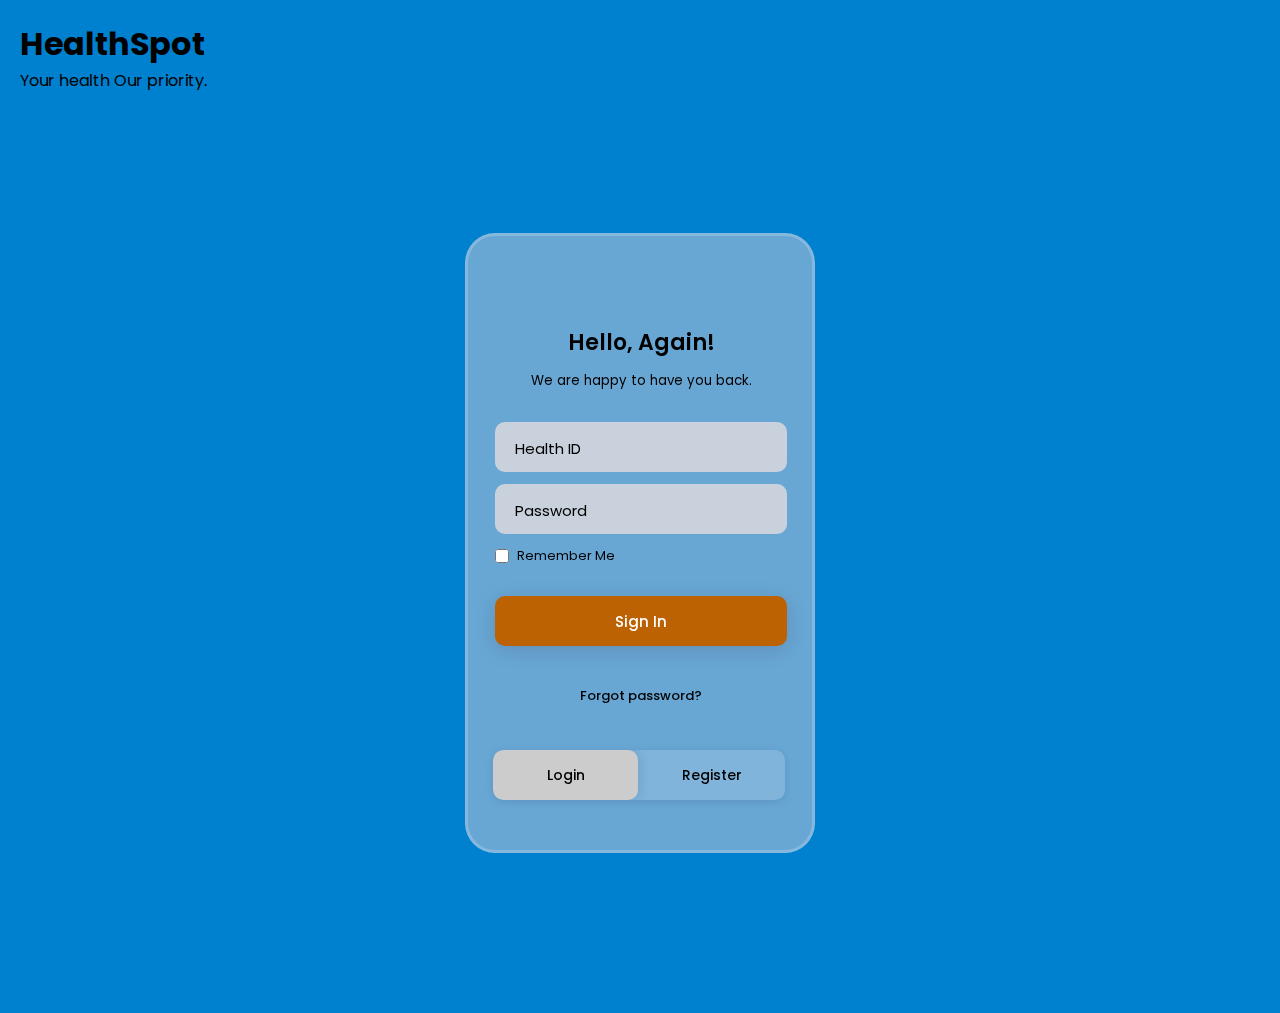
<file: login.html>
<!DOCTYPE html>
<html lang="en">
<head>
    <meta charset="UTF-8">
    <meta http-equiv="X-UA-Compatible" content="IE=edge">
    <meta name="viewport" content="width=device-width, initial-scale=1.0">
    <link rel="stylesheet" href="https://cdnjs.cloudflare.com/ajax/libs/font-awesome/6.4.2/css/all.min.css" integrity="sha512-z3gLpd7yknf1YoNbCzqRKc4qyor8gaKU1qmn+CShxbuBusANI9QpRohGBreCFkKxLhei6S9CQXFEbbKuqLg0DA==" crossorigin="anonymous" referrerpolicy="no-referrer" />
    <link rel="stylesheet" href="/public/login.css">
    <title>Login</title>
</head>
<body>
   <h1>HealthSpot</h1>
   <p>Your health Our priority.</p>
     <div class="container">
        <div class="box">
        <div class="box-login" id="login">
            <div class="top-header">
                <h3>Hello, Again!</h3>
                <small>We are happy to have you back.</small>
            </div>
            <div class="input-group">
                 <div class="input-field">
                    <input type="text" class="input-box" id="logEmail" required>
                    <label for="logEmail">Health ID</label>
                 </div>
                 <div class="input-field">
                    <input type="password" class="input-box" id="logPassword" required>
                    <label for="logPassword">Password</label>
                    <div class="eye-area">
                     <div  class="eye-box" onclick="myLogPassword()">
                      <i class="fa-regular fa-eye" id="eye"></i>
                      <i class="fa-regular fa-eye-slash" id="eye-slash"></i>
                   </div>
                 </div>
                 </div>
                 <div class="remember">
                    <input type="checkbox" id="formCheck" class="check">
                    <label for="formCheck">Remember Me</label>
                 </div>
                 <div class="input-field">
                    <input type="submit" class="input-submit" value="Sign In" required>
                 </div>
                 <div class="forgot">
                    <a href="#">Forgot password?</a>
                 </div>
                
            </div>
         </div>

            <!---------------------------- register --------------------------------------->

          <div class="box-register" id="register">
            <div class="top-header">
                <h3>Don't have Health ID</h3>
                <small>Get your ID here.</small>
            </div>
            <div class="input-group">
                 <div class="input-field">
                    <input type="text" class="input-box" id="regUsername" required>
                    <label for="regUsername">Name</label>
                 </div>
                 <div class="input-field">
                    <input type="text" class="input-box" id="regEmail"  required>
                    <label for="regEmail">Email address</label>
                 </div>
                 <div class="input-field">
                    <input type="password" class="input-box" id="regPassword"  required>
                    <label for="regPassword">Password</label>
                    <div class="eye-area">
                      <div  class="eye-box" onclick="myRegPassword()">
                       <i class="fa-regular fa-eye" id="eye-2"></i>
                       <i class="fa-regular fa-eye-slash" id="eye-slash-2"></i>
                    </div>
                  </div>
                 </div>
                 
                 <div class="remember">
                    <input type="checkbox" id="formCheck2" class="check">
                    <label for="formCheck2">Remember Me</label>
                 </div>
                 <div class="input-field">
                  <button onclick="openNewPageWithDelay()">Generate ID</button>
                 </div>
            </div>
         </div>
         <div class="switch">
            <a href="#" class="login active" onclick="login()">Login</a>
            <a href="#" class="register" onclick="register()">Register</a>
            <div class="btn-active" id="btn"></div>
         </div>

         
         
        </div>

        
        
     </div>
     <script>
        var x = document.getElementById('login');
        var y = document.getElementById('register');
        var z = document.getElementById('btn');

        function login(){
            x.style.left = "27px";
            y.style.right = "-350px";
            z.style.left = "0px";
        }
        function register(){
            x.style.left = "-350px";
            y.style.right = "25px";
            z.style.left = "150px";
        }


   // View Password codes

         
      
        function myLogPassword(){

         var a = document.getElementById("logPassword");
         var b = document.getElementById("eye");
         var c = document.getElementById("eye-slash");

         if(a.type === "password"){
            a.type = "text";
            b.style.opacity = "0";
            c.style.opacity = "1";
         }else{
            a.type = "password";
            b.style.opacity = "1";
            c.style.opacity = "0";
         }

        }

        function myRegPassword(){
    
         var d = document.getElementById("regPassword");
         var b = document.getElementById("eye-2");
         var c = document.getElementById("eye-slash-2");
 
         if(d.type === "password"){
            d.type = "text";
            b.style.opacity = "0";
            c.style.opacity = "1";
         }else{
            d.type = "password";
            b.style.opacity = "1";
            c.style.opacity = "0";
         }

        }
     </script>

 <script src="/public/login.js"></script>
</body>
</html>
</file>
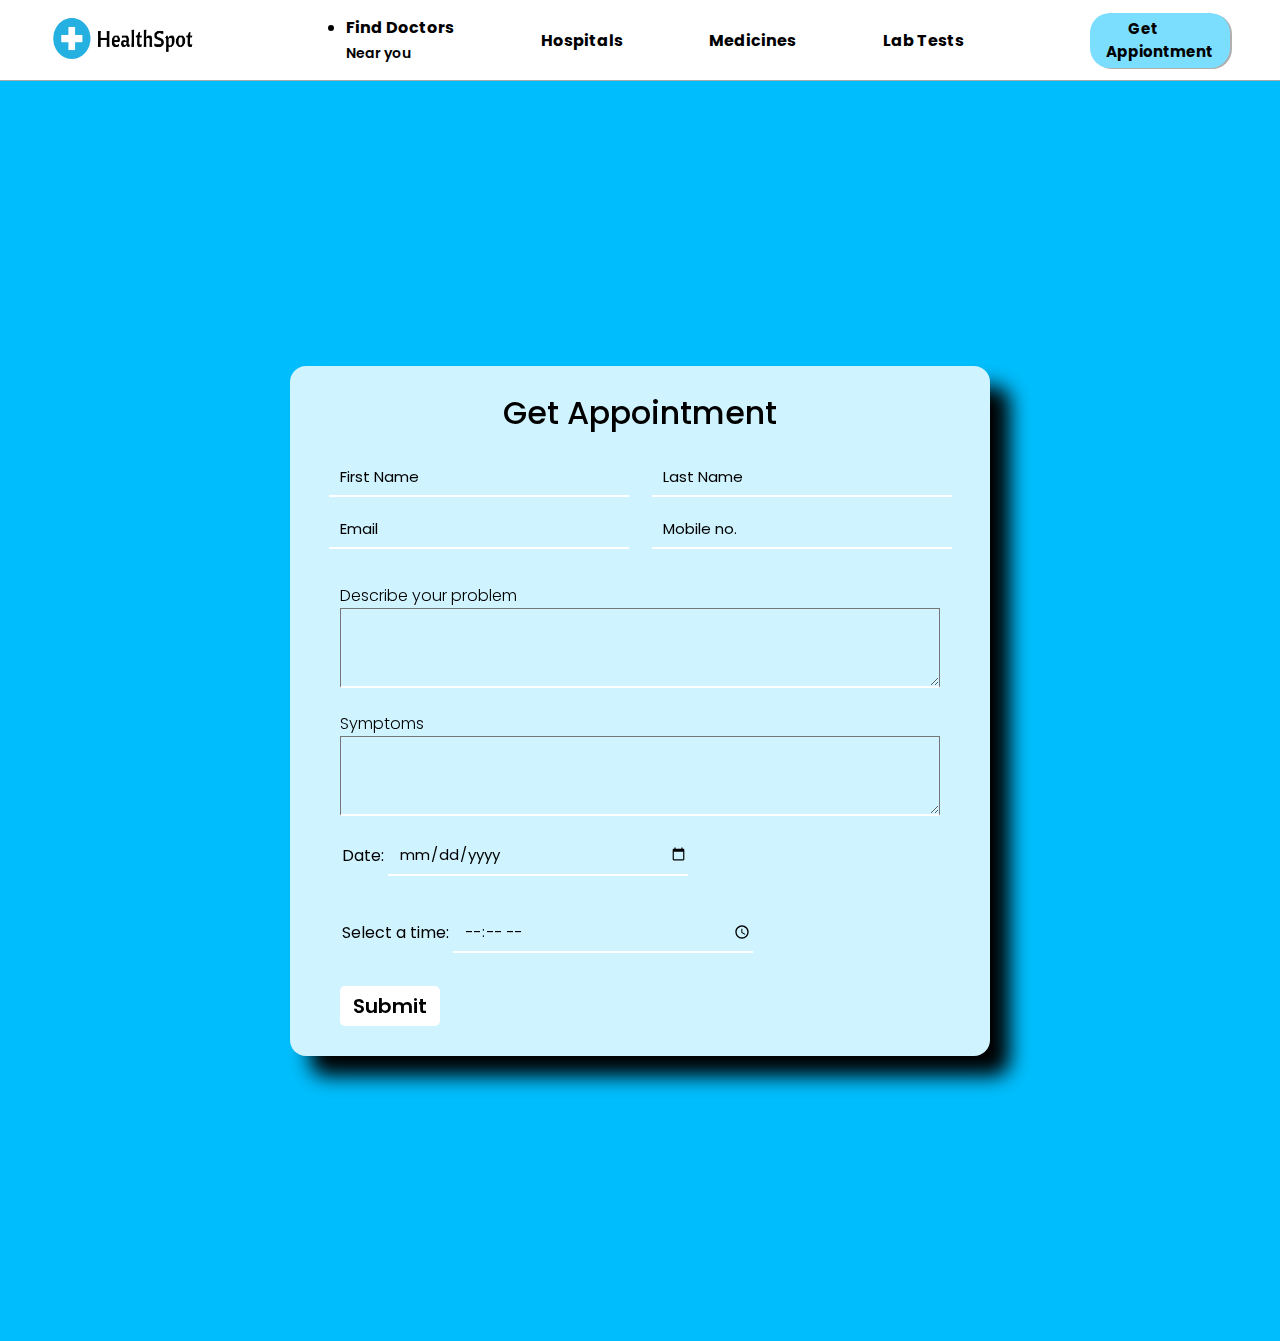
<file: public/get.html>
<!DOCTYPE html>
<html lang="en">
<head>
    <meta charset="UTF-8">
    <meta name="viewport" content="width=device-width, initial-scale=1.0">
    <link rel="stylesheet" href="get.css">
    <title>Get Appointemnt</title>
</head>
<body>
                     <!--This is header part-->
  
                     <div class="header">
                        <div class="logo">
                            <a> <img src="/src/logo.png"></a>
        </div>

        <div class="doctor"> 
            <a href="/public/doctor.html" ><ul><li>Find Doctors</li></ul></u></a>
            <a id="hn">Near you</a>
        </div>

        <a href="/public/medicines.html" >Hospitals</a>
        <a href="/public/medicines.html" >Medicines</a>
        <a href="/public/lab.html" >Lab Tests</a>

        <div class="get"> <a href="/public/get.html" ><p id="st">Get</p>
            <p>Appiontment</p></a>
                        </div>
                    </div>
            
                    <div class="line">
                    </div>
                    <div class="container">
                        <form>
                            <h1>Get Appointment</h1>
                            <input type="text" id="firstName" placeholder="First Name" required>
                            <input type="text" id="lastName" placeholder="Last Name">
                            <input type="email" id="email" placeholder="Email" required>
                            <input type="text" id="mobile" placeholder="Mobile no." required>
                            <h4>Describe your problem</h4>
                            <textarea required></textarea>
                            <h4>Symptoms</h4>
                            <textarea required></textarea>
                        <div class="in">   
                            <label for="date">Date:</label> 
                            <input type="date" id="date" name="Date">
                            <br>
                            <br>
                            <label for="appt">Select a time:</label>
                            <input type="time" id="appt" name="appt">
                        </div>
                            <input type="submit" value="Submit" id="button">
                        </form>
                    </div>

    
                


</html>
</file>
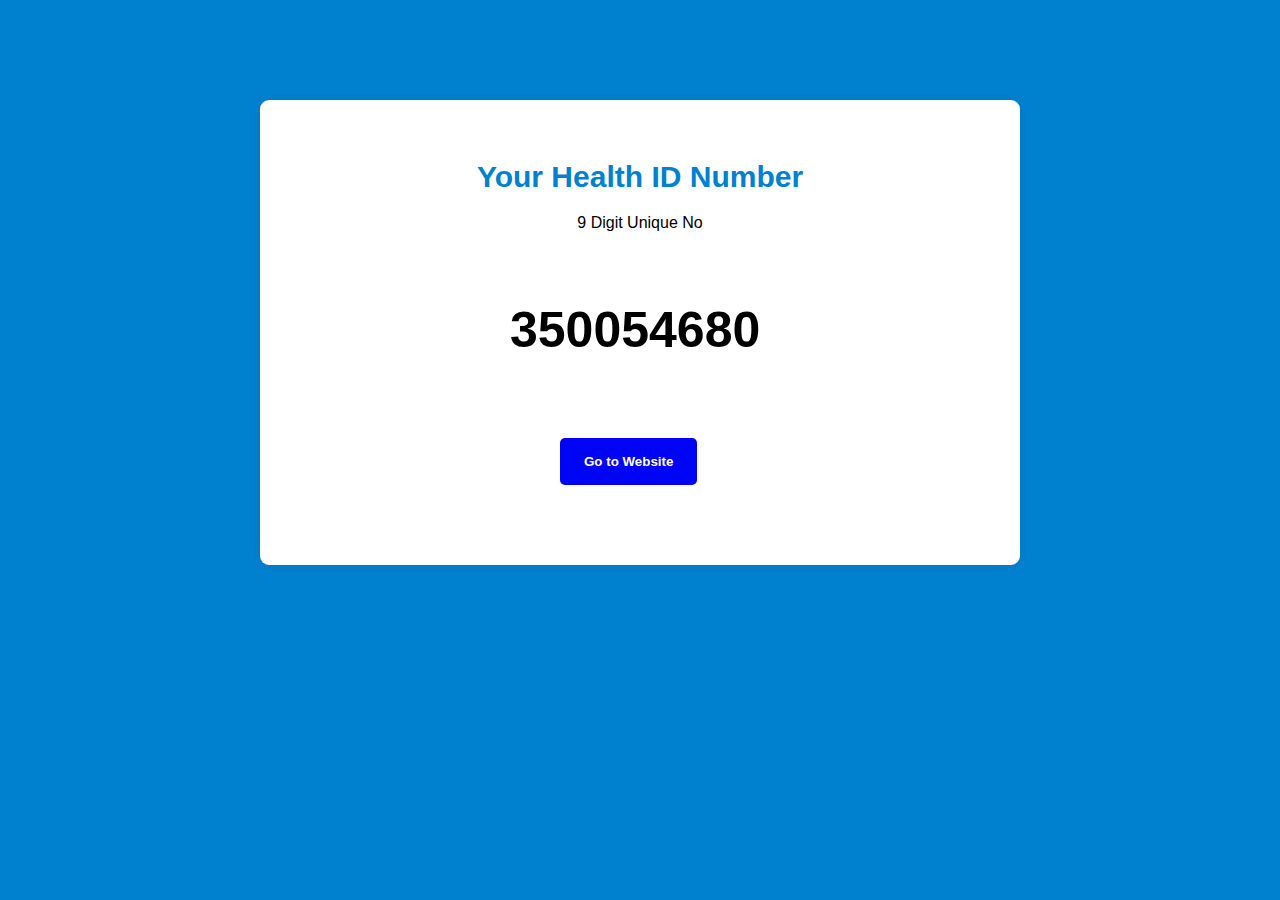
<file: public/hid.html>
<!DOCTYPE html>
<html lang="en">
<head>
    <meta charset="UTF-8">
    <meta name="viewport" content="width=device-width, initial-scale=1.0">
    <title>Health ID Number Generator</title>
    <link rel="stylesheet" href="hid.css">
</head>
<body>
    <div class="container">
        <h1>Your Health ID Number</h1>
        <p>9 Digit Unique No</p>
        <div class="id-container">
            <input type="text" id="health-id" readonly>
           
        </div>
        <button onclick="openNewPage()">Go to Website</button>

    </div>
    <script src="hid.js"></script>
</body>
</html>
</file>
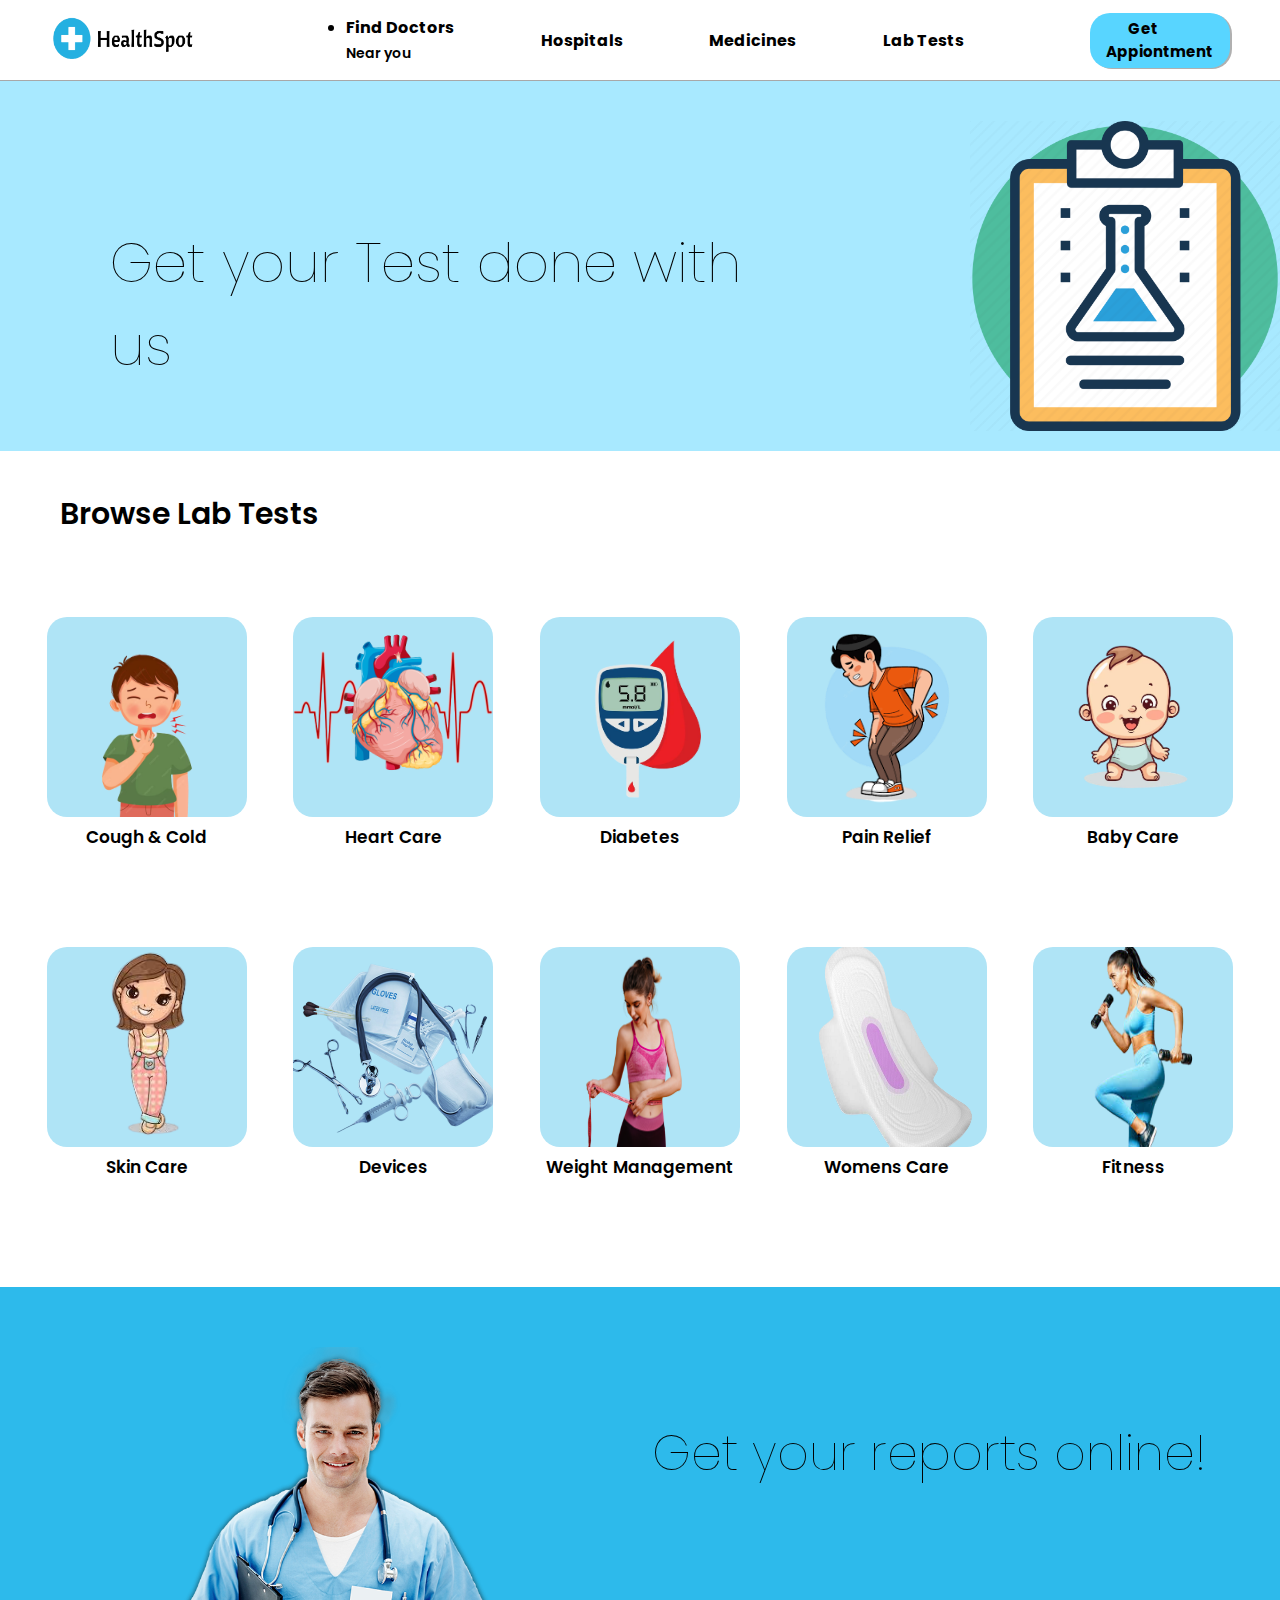
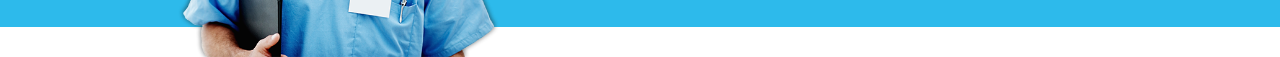
<file: public/lab.html>
<!DOCTYPE html>
<html lang="en">
<head>
    <meta charset="UTF-8">
    <meta name="viewport" content="width=device-width, initial-scale=1.0">
    <link rel="stylesheet" href="lab.css">
    <title>Medicines</title>
</head>
<body>

                 <!--This is header part-->
  
        <div class="header">
            <div class="logo">
                <a href="/public/index.html"> <img src="/src/logo.png"></a>
            </div>
    
            <div class="doctor"> 
                <a 
                href="/public/doctor.html" ><ul><li>Find Doctors</li></ul></u></a>
                <a id="hn">Near you</a>
            </div>
    
            <a href="file:///C:/Users/Armaan/OneDrive/Desktop/HealthSpot/Hospital/hospital.html" target="_blank">Hospitals</a>
            <a href="/public/medicines.html">Medicines</a>
            <a href="file:///C:/Users/Armaan/OneDrive/Desktop/Lab/lab.html" target="_blank">Lab Tests</a>
    
            <div class="get"> <a href="file:///C:/Users/Armaan/OneDrive/Desktop/HealthSpot/Get%20Apppointment/get.html" target="_blank"><p id="st">Get</p>
                <p>Appiontment</p></a>
            </div>
        </div>

        <div class="line">
        </div>

            
                       <!--This is 1st Banner-->

            <div class="banner">
                
                <p>Get your Test done with us</p>
                <img src="/src/62-512.webp">
            </div>

                       <!-- Browse Medicines-->

        <div class="browse">
            <p id="h">Browse Lab Tests</p>

            <div class="carts">

                <div class="cart"><a>
                    <img src="/src/little-boy-suffering-from-sore-throat-touching-his-painful-neck-as-symptoms-flu-allergy_535862-125-removebg-preview.png">
                    <p>Cough & Cold</p>
                </a></div>
                <div class="cart"><a>
                    <img src="/src/27286645_jglw_bke0_220113-removebg-preview.png">
                    <p>Heart Care</p>
                </a></div>
                <div class="cart"><a>
                    <img src="/src/beautiful-diabetic-icon-glucometer-cartoon-sign-blood-glucose-meter-pictogram-medical-editable-illustration-isolated-on-white-background-vector-removebg-preview.png">
                    <p>Diabetes</p>
                </a></div>
                <div class="cart"><a>
                    <img src="/src/download__1_-removebg-preview (1).png">
                    <p>Pain Relief</p>
                </a></div>
                <div class="cart"><a>
                    <img src="/src/cute-baby-boy-cartoon-vector-illustration_921448-1208-removebg-preview.png">
                    <p>Baby Care</p>
                </a></div>
            </div>

            <div class="carts">

                <div class="cart"><a>
                    <img src="/src/download__6_-removebg-preview.png">
                    <p>Skin Care</p>
                </a></div>
                <div class="cart"><a>
                    <img src="/src/Medical-Devices-Industry-2-removebg-preview.png">
                    <p>Devices</p>
                </a></div>
                <div class="cart"><a>
                    <img src="/src/charming-young-woman-taking-measurements-her-body-removebg-preview.png">
                    <p>Weight Management</p>
                </a></div>
                <div class="cart"><a>
                    <img src="/src/cotton-sanitary-pads-removebg-preview.png">
                    <p>Womens Care</p>
                </a></div>
                <div class="cart"><a>
                    <img src="/src/images__4_-removebg-preview.png">
                    <p>Fitness</p>
                </a></div>
            </div>

            <div class="banner2">
                <img src="/src/Doctor.png">
                <p>Get your reports online!</p>
            </div>
            


        </div>

</body>
</html>
</file>
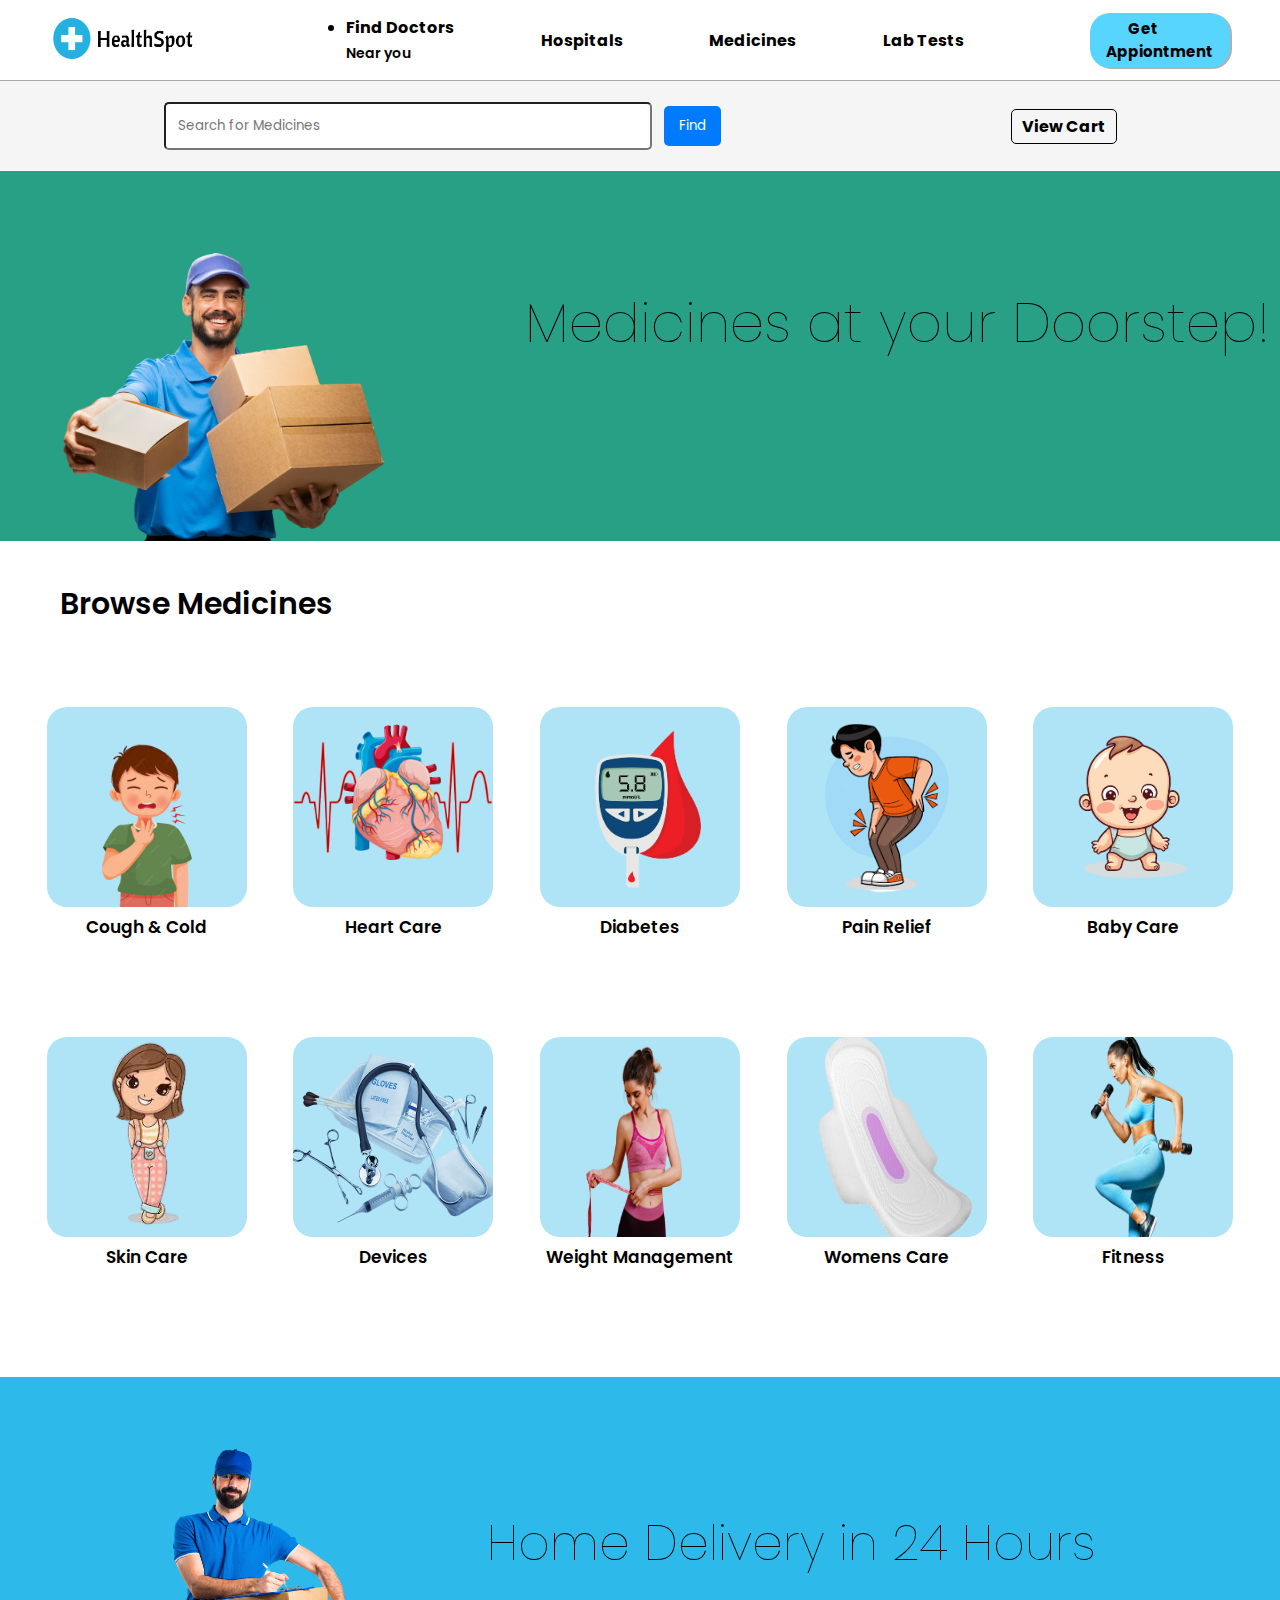
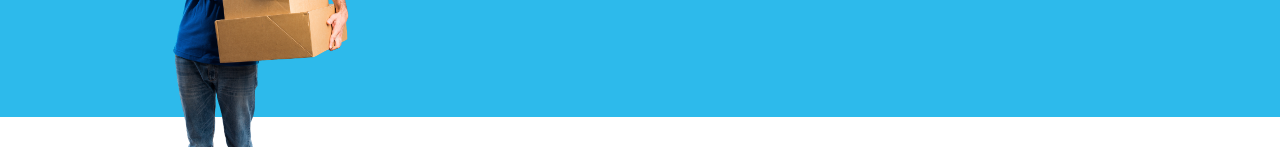
<file: public/medicines.html>
<!DOCTYPE html>
<html lang="en">
<head>
    <meta charset="UTF-8">
    <meta name="viewport" content="width=device-width, initial-scale=1.0">
    <link rel="stylesheet" href="medicines.css">
    <title>Medicines</title>
</head>
<body>

                 <!--This is header part-->
  
        <div class="header">
            <div class="logo">
                <a href="/public/index.html"> <img src="/src/logo.png"></a>
            </div>
    
            <div class="doctor"> 
                <a 
                href="/public/doctor.html" ><ul><li>Find Doctors</li></ul></u></a>
                <a id="hn">Near you</a>
            </div>
    
            <a href="file:///C:/Users/Armaan/OneDrive/Desktop/HealthSpot/Hospital/hospital.html" target="_blank">Hospitals</a>
            <a href="/public/medicines.html">Medicines</a>
            <a href="file:///C:/Users/Armaan/OneDrive/Desktop/Lab/lab.html" target="_blank">Lab Tests</a>
    
            <div class="get"> <a href="file:///C:/Users/Armaan/OneDrive/Desktop/HealthSpot/Get%20Apppointment/get.html" target="_blank"><p id="st">Get</p>
                <p>Appiontment</p></a>
            </div>
        </div>

        <div class="line">
        </div>
                               <!--This is Search Box-->

        <div class="search">
            <div class="search-box">
                <input type="text" placeholder="Search for Medicines">
                <button class="search-button">Find</button>
            </div>
            <div class="view-cart">
                <a href="#" class="cart-link">View Cart</a>
            </div>
            
        </div>

            
                       <!--This is 1st Banner-->

            <div class="banner">
                <img src="/src/portrait-delivery-man-handing-out-parcel-removebg-preview.png">
                <p>Medicines at your Doorstep!</p>
            </div>

                       <!-- Browse Medicines-->

        <div class="browse">
            <p id="h">Browse Medicines</p>

            <div class="carts">

                <div class="cart"><a>
                    <img src="/src/little-boy-suffering-from-sore-throat-touching-his-painful-neck-as-symptoms-flu-allergy_535862-125-removebg-preview.png">
                    <p>Cough & Cold</p>
                </a></div>
                <div class="cart"><a>
                    <img src="/src/27286645_jglw_bke0_220113-removebg-preview.png">
                    <p>Heart Care</p>
                </a></div>
                <div class="cart"><a>
                    <img src="/src/beautiful-diabetic-icon-glucometer-cartoon-sign-blood-glucose-meter-pictogram-medical-editable-illustration-isolated-on-white-background-vector-removebg-preview.png">
                    <p>Diabetes</p>
                </a></div>
                <div class="cart"><a>
                    <img src="/src/download__1_-removebg-preview (1).png">
                    <p>Pain Relief</p>
                </a></div>
                <div class="cart"><a>
                    <img src="/src/cute-baby-boy-cartoon-vector-illustration_921448-1208-removebg-preview.png">
                    <p>Baby Care</p>
                </a></div>
            </div>

            <div class="carts">

                <div class="cart"><a>
                    <img src="/src/download__6_-removebg-preview.png">
                    <p>Skin Care</p>
                </a></div>
                <div class="cart"><a>
                    <img src="/src/Medical-Devices-Industry-2-removebg-preview.png">
                    <p>Devices</p>
                </a></div>
                <div class="cart"><a>
                    <img src="/src/charming-young-woman-taking-measurements-her-body-removebg-preview.png">
                    <p>Weight Management</p>
                </a></div>
                <div class="cart"><a>
                    <img src="/src/cotton-sanitary-pads-removebg-preview.png">
                    <p>Womens Care</p>
                </a></div>
                <div class="cart"><a>
                    <img src="/src/images__4_-removebg-preview.png">
                    <p>Fitness</p>
                </a></div>
            </div>

            <div class="banner2">
                <img src="/src/business-man-boy-male-background-removebg-preview.png">
                <p>Home Delivery in 24 Hours</p>
            </div>
            


        </div>

</body>
</html>
</file>
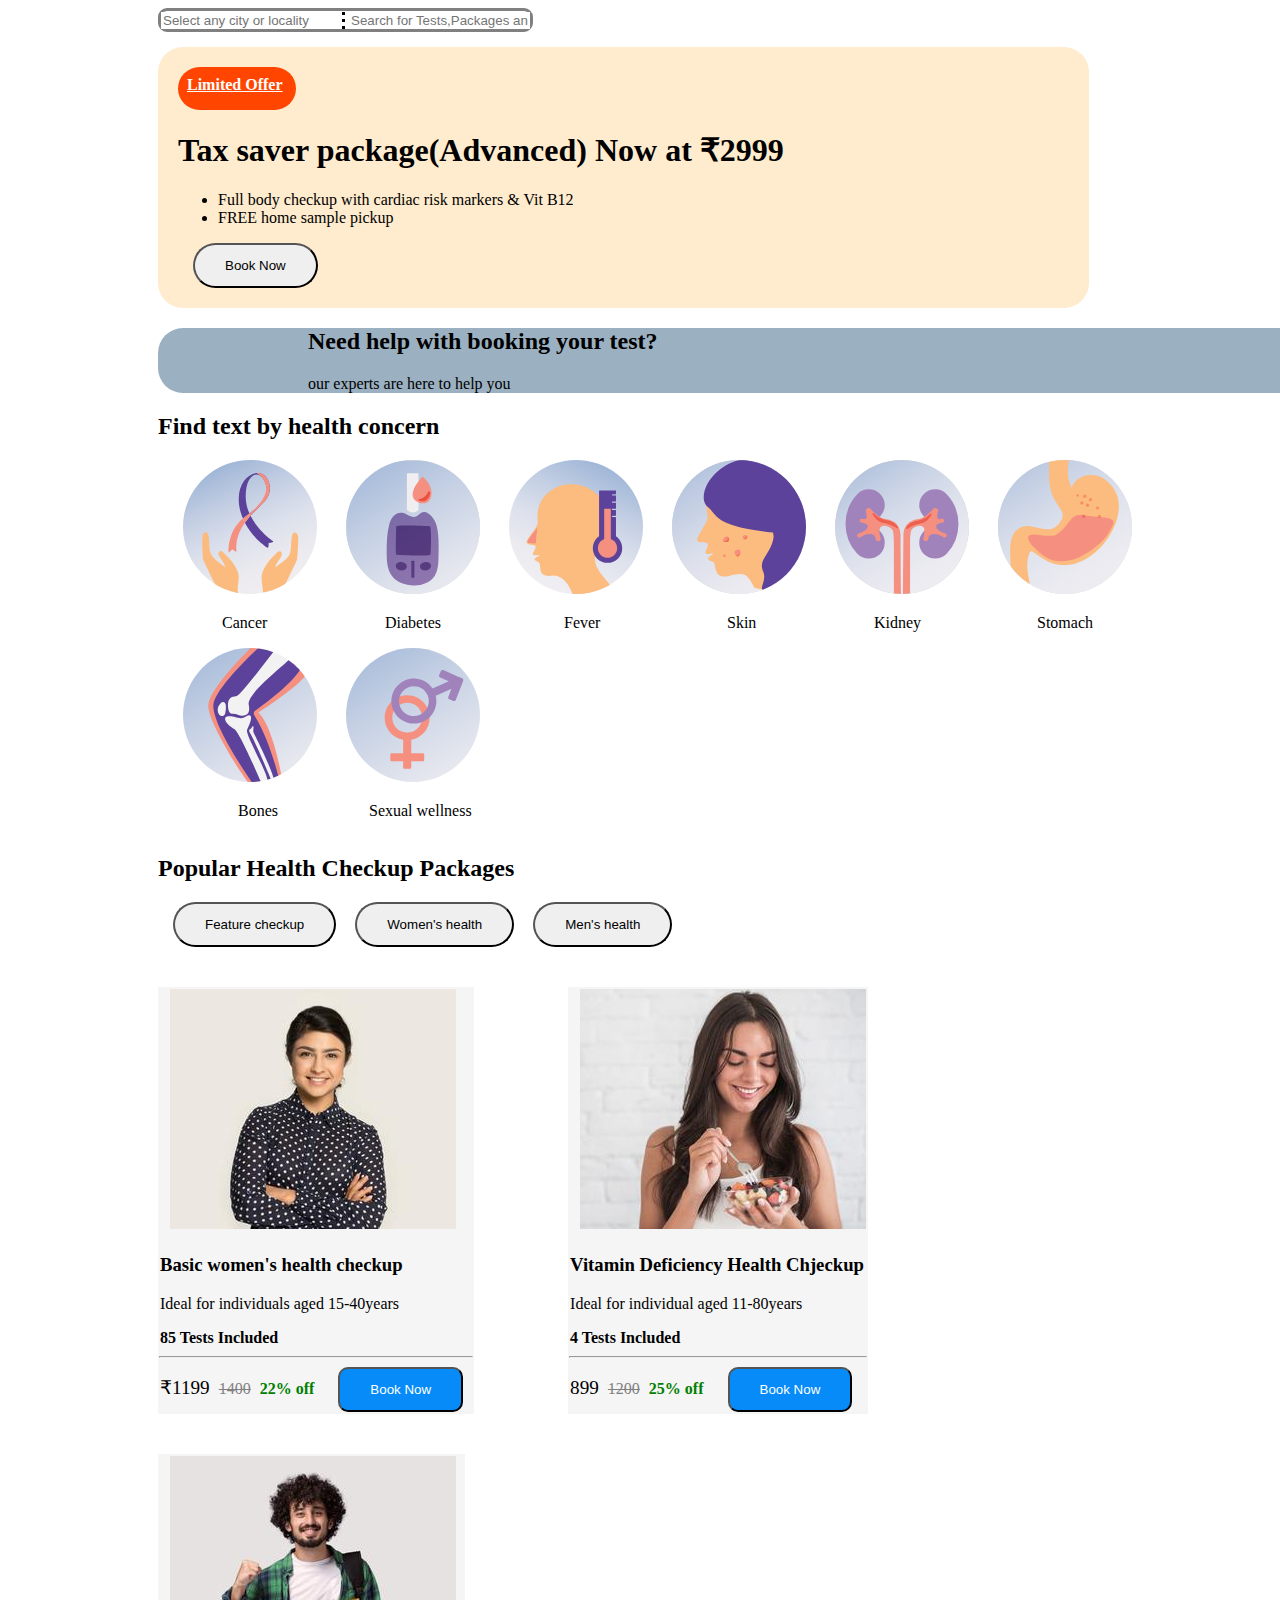
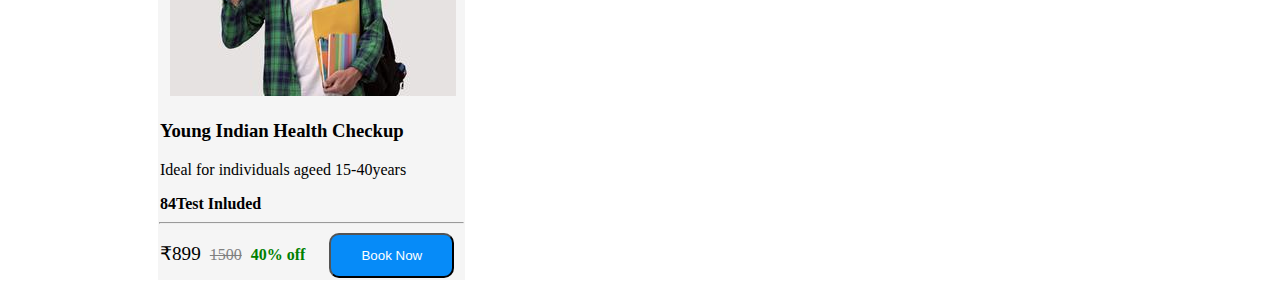
<file: public/p.html>
<!DOCTYPE html>
<html lang="en">
<head>
    <meta charset="UTF-8">
    <meta name="viewport" content="width=device-width, initial-scale=1.0">
    <title>Lab test </title>
    <link rel="stylesheet" href="/public/p.css">
</head>
<body>
<main>
    <div class="red">
     <input type="text" placeholder="Select any city or locality" class="top" id="topleft">

     <input type="text" id = "search" placeholder="Search for Tests,Packages and Profiles" class="top" >
    </div>
    <div class="main">
    <div class="container">
        <div id="inner">Limited Offer</div>
        <h1> Tax saver package(Advanced) Now at ₹2999</h1>
        <ul>
            <li>Full body checkup with cardiac risk markers & Vit B12</li>
            <li>FREE home sample pickup</li>
        </ul>
        <button id =" button">Book Now</button>
        
    </div>
    <!-- <div class="image">
        <img id ="img" src="health.jpg" alt="">
    </div> -->
</div>
    
    <div id="expert">
        <h2>Need help with booking your test?</h2>
        <p>our experts are here to help you</p>
        
    </div>
    <div class="photo">
        <h2>Find text by health concern</h2>
       <div class="tag"><img src="/src/Cancer.svg" class="main"><p>&emsp;&emsp;&emsp;&emsp;Cancer</p></div> 
       <div class="tag"><img src="/src/Diabetes.svg" alt="" class="main"><p>&emsp;&emsp;&emsp;&emsp;Diabetes</p></div> 
       <div class="tag"><img src="/src/Fever.svg" alt="" class="main"><p>&emsp;&emsp;&emsp;&emsp;&emsp;Fever</p></div> 
       <div class="tag"><img src="/src/Skin.svg" alt="" class="main"><p>&emsp;&emsp;&emsp;&emsp;&emsp;Skin</p></div> 
       <div class="tag"> <img src="/src/Kidney.svg" alt="" class="main"><p>&emsp;&emsp;&emsp;&emsp;Kidney</p></div>
       <div class="tag"> <img src="/src/Stomach.svg" alt="" class="main"><p>&emsp;&emsp;&emsp;&emsp;Stomach</p></div>
       <div class="tag"><img src="/src/Bones.svg" alt="" class="main"><p>&emsp;&emsp;&emsp;&emsp;&emsp;Bones</p></div> 
       <div class="tag"><img src="/src/Sexual_wellness.svg" alt="" class="main"><p>&emsp;&emsp;&emsp;Sexual wellness</p></div> 
    </div>  
    <div>
        <h2>Popular Health Checkup Packages
        </h2>
        <button>Feature checkup</button>
        <button>Women's health</button>
        <button>Men's health</button>
    </div>
    <section>
        <div class="align">
            <div ><img src="/src/div1.jpeg" alt="" class="center"></div>
            <div><h3>Basic women's health checkup</h3>
            <p>Ideal for individuals aged 15-40years</p><b>85 Tests Included</b></div>
            <hr>
            <div><p id="price">₹1199</p><p id="real">1400</p><p id="off">22% off</p><button id="book">Book Now</button></div>
        </div>
        <div class="align">
            <div><img src="/src/div2.jpeg" alt="" class="center"></div>
            <div><h3>Vitamin Deficiency Health Chjeckup</h3>
            <p>Ideal for individual aged 11-80years</p><b>4 Tests Included</b></div><hr>
            <div><p id="price">899</p><p id="real">1200</p><p id="off">25% off</p><button id="book">Book Now</button></div>
        </div>
        <div class="align">
            <div><img src="/src/div3.jpeg" alt="" class="center"></div>
            <div><h3>Young Indian Health Checkup</h3>
            <p>Ideal for individuals ageed 15-40years</p><b>84Test Inluded</b></div><hr>
            <div><p id="price">₹899</p><p id="real">1500</p><p id="off">40% off</p><button id="book">Book Now</button></div>
        </div>
    </section>
</main>
</body>
</html>
</file>
<file: public/login.css>
/* POPPINS FONT */
@import url('https://fonts.googleapis.com/css2?family=Poppins:wght@400;500;600;700&display=swap');

*{
    margin: 0;
    padding: 0;
    box-sizing: border-box;
    font-family: 'poppins',sans-serif;
}
body{
    /* background: linear-gradient(#b8abea,#907cd4,#6c4be2); */
    background-color: #0081CF;
    background-position: center;
    background-repeat: no-repeat;
    background-size: cover;
    background-attachment: fixed;
    padding: 20px;
}
.container{
    display: flex;
    justify-content: center;
    align-items: center;
    min-height: 100vh;
}

.conta {
    min-height: 178px;
    width: 190px;
    padding-right: 200px;
}

.conta img {
    min-height: 170px;
    width: 190px;
}
.box{
    display: flex;
    flex-direction: row;
    position: relative;
    padding: 60px 20px 30px 20px;
    height: 620px;
    width: 350px;
    border-radius: 30px;
    background-color: rgba(255, 220, 220, 0.406);
    -webkit-backdrop-filter: blur(15px);
    backdrop-filter: blur(15px);
    border: 3px solid rgba(255, 255, 255, 0.2);
    overflow: hidden;
}
.box-login{
    position: absolute;
    width: 85%;
    left: 27px;
    transition: .5s ease-in-out;
}
.box-register{
    position: absolute;
    width: 85%;
    right: -350px;
    transition: .5s ease-in-out;
}
.top-header{
    text-align: center;
    margin: 30px 0;
}
.top-header h3{
    font-size: 22px;
    font-weight: 600;
    margin-bottom: 8px;
}
.input-group{
     width: 100%;
    
}
.input-field{
    margin: 12px 0;
    position: relative;
}

.input-box{
    width: 100%;
    height: 50px;
    font-size: 15px;
    color: #040404;
    border: none;
    border-radius: 10px;
    padding: 7px 45px 0 20px;
    background: rgba(224, 223, 223, 0.6);
    backdrop-filter: blur(2px);
    outline: none;
}
.input-field label{
    position: absolute;
    left: 20px;
    top: 15px;
    font-size: 15px;
    transition: .3s ease-in-out;
}
.input-box:focus ~ label,.input-box:valid ~ label{
    top: 2px;
    font-size: 10px;
    color: #c12828;
    font-weight: 500;
}
.remember{
    display: flex;
    font-size: 13px;
    margin: 12px 0 30px 0;
    color: #000000;
}
.check{
    margin-right: 8px;
    width: 14px;
}
.input-submit{
    width: 100%;
    height: 50px;
    font-size: 15px;
    font-weight: 500;
    border: none;
    border-radius: 10px;
    background: #bc6202;
    color: #fff;
    box-shadow: 0px 4px 20px rgba(62, 9, 9, 0.144);
    cursor: pointer;
    transition: .4s;
}
.input-submit:hover{
    background:  #db3e00;
    box-shadow: 0px 4px 20px rgba(62, 9, 9, 0.32);
}
.forgot{
    text-align: center;
    font-size: 13px;
    font-weight: 500;
    margin-top: 40px;
}
.forgot a{
    text-decoration: none;
    color: #000;
}
.switch{
    display: flex;
    position: absolute;
    bottom: 50px;
    left: 25px;
    width: 85%;
    height: 50px;
    background: rgba(255, 255, 255, 0.16);
    backdrop-filter: 10px;
    border-radius: 10px;
    box-shadow: 0px 2px 10px rgba(0, 0, 0, 0.1);
    overflow: hidden;
}
.switch a{
    display: flex;
    justify-content: center;
    align-items: center;
    font-size: 14px;
    font-weight: 500;
    color: #000;
    text-decoration: none;
    width: 50%;
    height: 50px;
    border-radius: 10px;
    z-index: 10;
}
#btn{
    position: absolute;
    bottom: 0px;   
    left: 0px;
    width: 145px;
    height: 50px;
    background: #cccccd;
    border-radius: 10px;
    box-shadow: 2px 0px 12px rgba(0, 0, 0, 0.1);
    transition: .5s ease-in-out;
}
.eye-area{
    position: absolute;
    top: 25px;
    right: 25px;
}
.eye-box{
    display: flex;
    align-items: center;
    justify-content: center;
    position: relative;
    
}
i{
    position: absolute;
    color: #444444;
    cursor: pointer;
}
#eye,#eye-2{
    opacity: 1;
}
#eye-slash,#eye-slash-2{
    opacity: 0;}
@media only screen and (max-width: 576px){
    .box{
        margin: 0 5px;
    }
    #btn{
        position: absolute;
        width: 153px;
    }
}

button {
    padding: 15px;
    padding-left: 50px;
    padding-right: 50px;
    margin-left: 50px;
    border-radius: 5px;
    background-color: #bc6202;
    color: white;
}
</file>
<file: public/get.css>
@import url('https://fonts.googleapis.com/css2?family=Poppins&display=swap');

*{
    margin: 0;
    padding: 0;
    font-family: 'Poppins', sans-serif;
}
                       /* This is header part*/
.header{
    height: 80px;
    background-color: white;
}

.line {
    height: 1px;
    background-color: rgb(168, 168, 168);
}

a {
    color: rgb(0, 0, 0);
    text-decoration: none;
}
.header{
    display: flex;
    align-items: center;
    justify-content: space-between;
    font-weight: 650;
    font-size: 16px;
}


.logo img{
    height: 85px;
    width: 260px;
}

.doctor #hn {
    font-size: 14px;
    font-weight: 550;
}


.get {
    margin-right: 50px;
    margin-left: 40px;
    display: flex;
    flex-direction: column;
    justify-content: center;
    align-items: center;
    height: 55px;
    width: 140px;
    background-color: #7bdeff;
    border-radius: 20px;
    box-shadow: 2px 1px rgb(176, 176, 176);
}

.get:hover {
    margin-right: 50px;
    margin-left: 40px;
    display: flex;
    flex-direction: column;
    justify-content: center;
    align-items: center;
    height: 55px;
    width: 140px;
    background-color: #00befd;
    border-radius: 20px;
    box-shadow: 2px 1px rgb(176, 176, 176);
}

.get p {
    font-size: 15px;
}

.get #st {
    align-self: flex-start;
    padding-left:22px;
}


@import url('https://fonts.googleapis.com/css2?family=Indie+Flower&family=Lobster&family=Roboto:wght@300;400&display=swap');

*{
    margin: 0;
    padding: 0;
    box-sizing: border-box;
    font-family: 'Poppins', sans-serif;
}

.container{
    min-height: 140vh;
    background-color: #00befd;
    display: flex;
    justify-content: center;
    align-items: center;
    /* background-image: url(images/back.jpg) ; */
}
.container form{
    width: 700px;
    height: 690px;
    display: flex;
    justify-content: center;
    box-shadow: 20px 20px 20px black;
    border-radius:  16px;
    background-color: #cff3ff;
    backdrop-filter: blur(10px);
    flex-wrap: wrap;
}

.container form h1{
    padding-bottom: 20px;
    color: rgb(0, 0, 0);
    font-weight: 500;
    margin-top: 23px;
    width: 505px;
    text-align: center;
}

.container form input{
    width: 300px;
    height: 40px;
    padding-left: 11px;
    outline: none;
    border: none;
    font-size: 15px;
    margin-bottom: 12px;
    background: none;
    border-bottom: 2px solid #fff;
}

.container form input::placeholder{
    color: #000000;
}
.container form #lastName,
.container form #mobile{
    margin-left: 23px;
}

.container form h4{
    color: #000000;
    font-weight: 300;
    width: 600px;
    margin-top: 22px;
}

.container form textarea{
    background: none;
    border-bottom: 2px solid #fff;
    color: #000000;
    font-weight: 200;
    font-size: 15px;
    padding: 10px;
    outline: none;
    min-width: 600px;
    max-width: 600px;
    min-height: 80px;
    max-height: 80px;

}
textarea::-webkit-scrollbar{
    width: 1em;
}

textarea::-webkit-scrollbar-thum{
    background-color: rgba(194,194,194,0.713);
}


.container form #button{
    border: none;
    background: #fff;
    border-radius: 5px;
    margin-top: 21px;
    font-weight: 600;
    font-size: 20px;
    color: #000000;
    padding: 0;
    width: 100px;
    margin-right: 500px;
    margin-bottom: 30px;
    transition: 0.3s;

}

.container form #button:hover{
    opacity: 0.7;
    background:#00befd;
}

.in {
    margin-top: 20px;
}

#date {
    margin-right: 250px;
}
</file>
<file: public/hid.css>
body {
    font-family: Arial, sans-serif;
    background-color: #0081CF;
    margin: 0;
    padding: 0;
    padding-top: 50px;


}

.container {
    max-width: 600px;
    margin: 50px auto;
    padding-left: 80px;
    padding-right: 80px;
    padding-top: 40px;
    padding-bottom: 80px;
    background-color: #fff;
    border-radius: 9px;
    box-shadow: 0 0 10px rgba(0, 0, 0, 0.1);
}

h1 {
    font-size: 30px;
    text-align: center;
     color: #0081CF;
     margin-bottom: 20px;
}

p {
    text-align: center;
    margin-top: 10px;
    margin-bottom: 50px;
}

.id-container {
    margin-top: 20px;
    text-align: center;
}

label {
    font-weight: bold;
}

input[type="text"] {
    width: 250px;
    height: 40px;
    padding: 8px;
    margin-right: 10px;
    border-radius: 5px;
    font-weight: bold;
    font-size: 50px;
    text-align: center;
    margin-bottom: 20px;
    margin-top: 20px;
    border: none;
}

button {
    padding: 16px 24px;
    background-color: #0004f5;
    color: #fff;
    border: none;
    border-radius: 5px;
    cursor: pointer;
    transition: background-color 0.3s ease;
    margin-left: 220px;
    margin-top: 60px;
    font-weight: bold;
}

button:hover {
    background-color: #0056b3;
}
</file>
<file: public/lab.css>
@import url('https://fonts.googleapis.com/css2?family=Poppins&display=swap');

*{
    margin: 0;
    padding: 0;
    font-family: 'Poppins', sans-serif;
}
                       /* This is header part*/
.header{
    height: 80px;
    background-color: white;
}

.line {
    height: 1px;
    background-color: rgb(168, 168, 168);
}

a {
    color: rgb(0, 0, 0);
    text-decoration: none;
}
.header{
    display: flex;
    align-items: center;
    justify-content: space-between;
    font-weight: 650;
    font-size: 16px;
}


.logo img{
    height: 85px;
    width: 260px;
}

.doctor #hn {
    font-size: 14px;
    font-weight: 550;
}


.get {
    margin-right: 50px;
    margin-left: 40px;
    display: flex;
    flex-direction: column;
    justify-content: center;
    align-items: center;
    height: 55px;
    width: 140px;
    background-color: #58d5ff;
    border-radius: 20px;
    box-shadow: 2px 1px rgb(176, 176, 176);
}

.get:hover {
    margin-right: 50px;
    margin-left: 40px;
    display: flex;
    flex-direction: column;
    justify-content: center;
    align-items: center;
    height: 55px;
    width: 140px;
    background-color: #00befd;
    border-radius: 20px;
    box-shadow: 2px 1px rgb(176, 176, 176);
}

.get p {
    font-size: 15px;
}

.get #st {
    align-self: flex-start;
    padding-left:22px;
}

                               /* This is Search*/

.search{
    height: 90px;
    background-color: rgb(245, 245, 245);
    display: flex;
    justify-content: center;
    align-items: center;
}

.search-box {
    margin-right: 200px;
    display: flex;
    justify-content: space-around;
    align-items: center;
}

.search-box input {
    padding: 12px;
    padding-right:215px ;
    border-radius: 5px;
    margin-right: 4px;
}


.search-button {
    background-color: #007bff;
    color: #fff;
    border: none;
    border-radius: 5px;
    padding: 10px 15px;
    cursor: pointer;
    margin-left: 8px;
}

.search-button:hover {
    background-color: #0056b3;
}

.view-cart .cart-link {
    margin-left: 90px;
    padding-left: 40px;
    text-decoration: none;
    color: #000000;
    font-weight: bold;
    border: 1px solid #000000;
    padding: 5px 10px;
    border-radius: 5px;
    transition: background-color 0.3s;
}

.view-cart .cart-link:hover {
    background-color: #007bff;
}
                               /* This is 1st Banner*/


.banner{
    height: 370px;
    background-color: #a8e9ff;
    display: flex;
}

.banner img {
    height: 310px;
    padding-top: 40px;
    padding-left: 190px;
}

.banner p{
    font-size: 55px;
    font-weight: 100;
    padding-top: 140px;
    padding-left: 110px;
}

                               /* Browse Section */

.browse{
    height: 350px;
    background-color: #ffffff;
}

.browse #h{
    padding-left:60px;
    margin-top:40px;
    padding-bottom:30px;
    font-size: 30px;
    font-weight: 600;
}

.carts{
    margin-top: 50px;
    margin-bottom: 130px;
    display: flex;
    align-items: center;
    justify-content: space-evenly;
}

.cart {
    height: 200px;
    width: 200px;
    background-color: #afe4f6;
    border-radius: 20px;
    
}

.cart:hover {
    height: 200px;
    width: 200px;
    background-color: #13c1fa;
    border-radius: 20px;
    
}

.cart img {
    height: 200px;
    width: 200px;
}

.cart p{
    font-size: 17px;
    font-weight: 600;
    text-align: center;
}


                               /* This is 2st Banner*/
.banner2{
    margin-top: 140px;
    height: 340px;
    background-color: #2DBAEB;
    display: flex;
}

.banner2 img {
    height: 310px;
    padding-top: 60px;
    padding-left: 150px;
}

.banner2 p{
    font-size: 49px;
    font-weight: 100;
    padding-top: 130px;
    padding-left: 130px;
}
</file>
<file: public/medicines.css>
@import url('https://fonts.googleapis.com/css2?family=Poppins&display=swap');

*{
    margin: 0;
    padding: 0;
    font-family: 'Poppins', sans-serif;
}
                       /* This is header part*/
.header{
    height: 80px;
    background-color: white;
}

.line {
    height: 1px;
    background-color: rgb(168, 168, 168);
}

a {
    color: rgb(0, 0, 0);
    text-decoration: none;
}
.header{
    display: flex;
    align-items: center;
    justify-content: space-between;
    font-weight: 650;
    font-size: 16px;
}


.logo img{
    height: 85px;
    width: 260px;
}

.doctor #hn {
    font-size: 14px;
    font-weight: 550;
}


.get {
    margin-right: 50px;
    margin-left: 40px;
    display: flex;
    flex-direction: column;
    justify-content: center;
    align-items: center;
    height: 55px;
    width: 140px;
    background-color: #58d5ff;
    border-radius: 20px;
    box-shadow: 2px 1px rgb(176, 176, 176);
}

.get:hover {
    margin-right: 50px;
    margin-left: 40px;
    display: flex;
    flex-direction: column;
    justify-content: center;
    align-items: center;
    height: 55px;
    width: 140px;
    background-color: #00befd;
    border-radius: 20px;
    box-shadow: 2px 1px rgb(176, 176, 176);
}

.get p {
    font-size: 15px;
}

.get #st {
    align-self: flex-start;
    padding-left:22px;
}

                               /* This is Search*/

.search{
    height: 90px;
    background-color: rgb(245, 245, 245);
    display: flex;
    justify-content: center;
    align-items: center;
}

.search-box {
    margin-right: 200px;
    display: flex;
    justify-content: space-around;
    align-items: center;
}

.search-box input {
    padding: 12px;
    padding-right:215px ;
    border-radius: 5px;
    margin-right: 4px;
}


.search-button {
    background-color: #007bff;
    color: #fff;
    border: none;
    border-radius: 5px;
    padding: 10px 15px;
    cursor: pointer;
    margin-left: 8px;
}

.search-button:hover {
    background-color: #0056b3;
}

.view-cart .cart-link {
    margin-left: 90px;
    padding-left: 40px;
    text-decoration: none;
    color: #000000;
    font-weight: bold;
    border: 1px solid #000000;
    padding: 5px 10px;
    border-radius: 5px;
    transition: background-color 0.3s;
}

.view-cart .cart-link:hover {
    background-color: #007bff;
}
                               /* This is 1st Banner*/


.banner{
    height: 370px;
    background-color: #27a086;
    display: flex;
}

.banner img {
    height: 310px;
    padding-top: 60px;
}

.banner p{
    font-size: 55px;
    font-weight: 100;
    padding-top: 110px;
    padding-left: 60px;
}

                               /* Browse Section */

.browse{
    height: 350px;
    background-color: #ffffff;
}

.browse #h{
    padding-left:60px;
    margin-top:40px;
    padding-bottom:30px;
    font-size: 30px;
    font-weight: 600;
}

.carts{
    margin-top: 50px;
    margin-bottom: 130px;
    display: flex;
    align-items: center;
    justify-content: space-evenly;
}

.cart {
    height: 200px;
    width: 200px;
    background-color: #afe4f6;
    border-radius: 20px;
    
}

.cart:hover {
    height: 200px;
    width: 200px;
    background-color: #13c1fa;
    border-radius: 20px;
    
}

.cart img {
    height: 200px;
    width: 200px;
}

.cart p{
    font-size: 17px;
    font-weight: 600;
    text-align: center;
}


                               /* This is 2st Banner*/
.banner2{
    margin-top: 140px;
    height: 340px;
    background-color: #2DBAEB;
    display: flex;
}

.banner2 img {
    height: 310px;
    padding-top: 60px;
    padding-left: 150px;
}

.banner2 p{
    font-size: 49px;
    font-weight: 100;
    padding-top: 130px;
    padding-left: 130px;
}
</file>
<file: public/p.css>
#search{
    width: auto;
}
.red{
    border:solid grey;
    width:max-content;
    border-radius: 9px;
  
}
.top{
    border: none;
}

#topleft{
    border-right: dotted;
}

.container{
  background-color: blanchedalmond;
  border-radius: 25px;
  width: 80%;

  padding: 20px;
  background-image: url();
  background-size: 300px 250px;
  background-position: right;
  background-repeat: no-repeat;

  margin-top: 15px;

}
#button{
    border-radius: 35px;
    background-color: rgba(245, 245, 245, 0.455); 
}

#inner{
    background-color: orangered;
    color: white;
    width: 100px;
    height: 25px;
    border-radius: 25px;
    padding: 9px;
    font-size:medium ;
    font-weight: 900;
    text-decoration:underline;
}
#expert{
    padding-left:150px;

   
    border-radius: 25px;
    width: 1000px;
    background-color: #9BB0C1;
    
}
#img{
    width: 400px;
    height: 250px;
}
.image{
    display: flex;
    flex-direction: center;
}
.photo img{
    margin-left: 25px;
}

.inline{
    display: inline;
    margin-left: 100px;
}
#one{
    margin-left: 75px;
}
.tag{
    display: inline-block;
}
button{
    padding: 13px 30px;
    margin-left: 15px;
    border-radius: 25px;
}
section div{
  
    border:  1px solid whitesmoke;
    display: block;
    width: 80 px;
    text-align: left;
    background-color: whitesmoke;
}

main{
    margin-left:150px;
}
.align{
  display: inline-block;
  margin-right: 90px;
  margin-top: 40px;
}
#price,#book,#real,#off{
    display: inline;
    margin-right: 9px;
}

#price{
    font-size: larger;
}

#real{
    color: grey;
    text-decoration: line-through;
}

#off{
    color: green;
    font-weight: 700;
}

#book{
    background-color: rgb(6, 139, 248);
    color: white;
    border-radius: 10px;
}

.center{
    margin-left:10px;
}

button:hover{
    text-decoration: underline;
    background-color: #B0C5A4 ;
    color: black;
}
</file>
